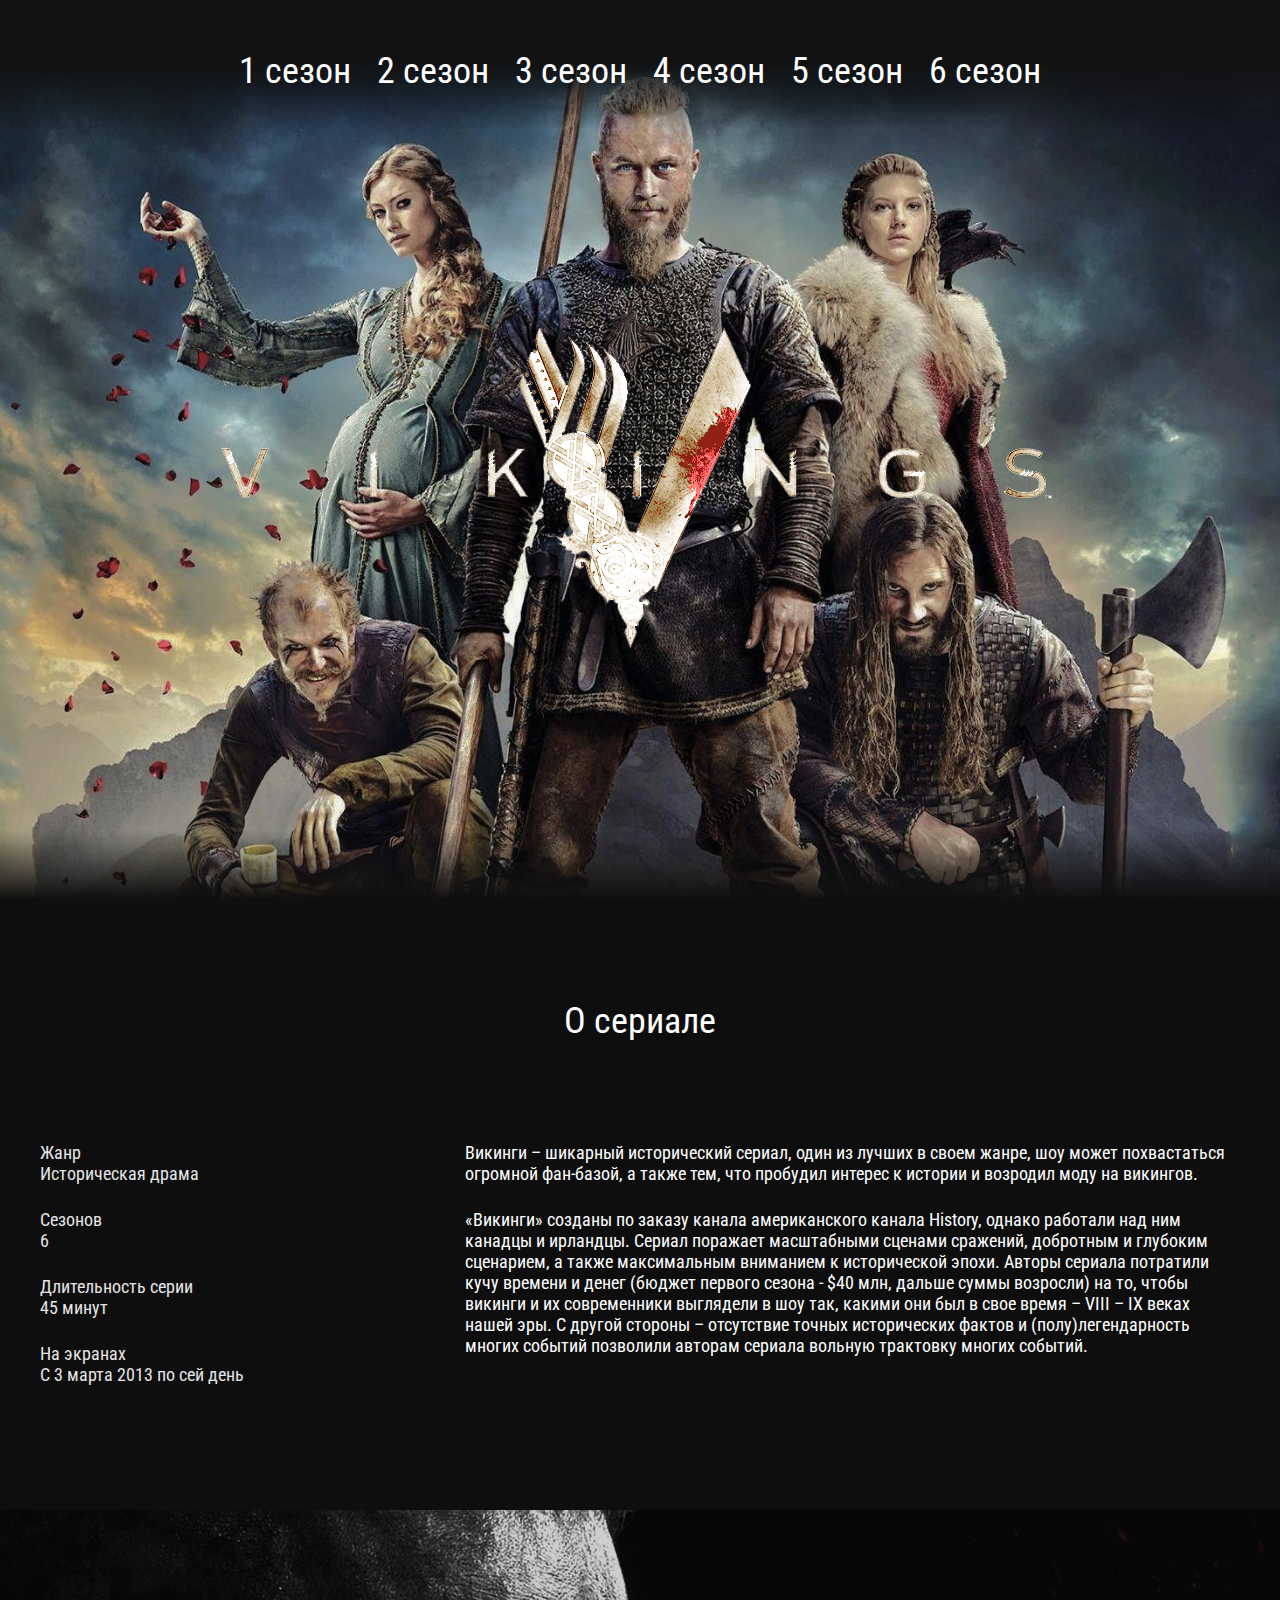
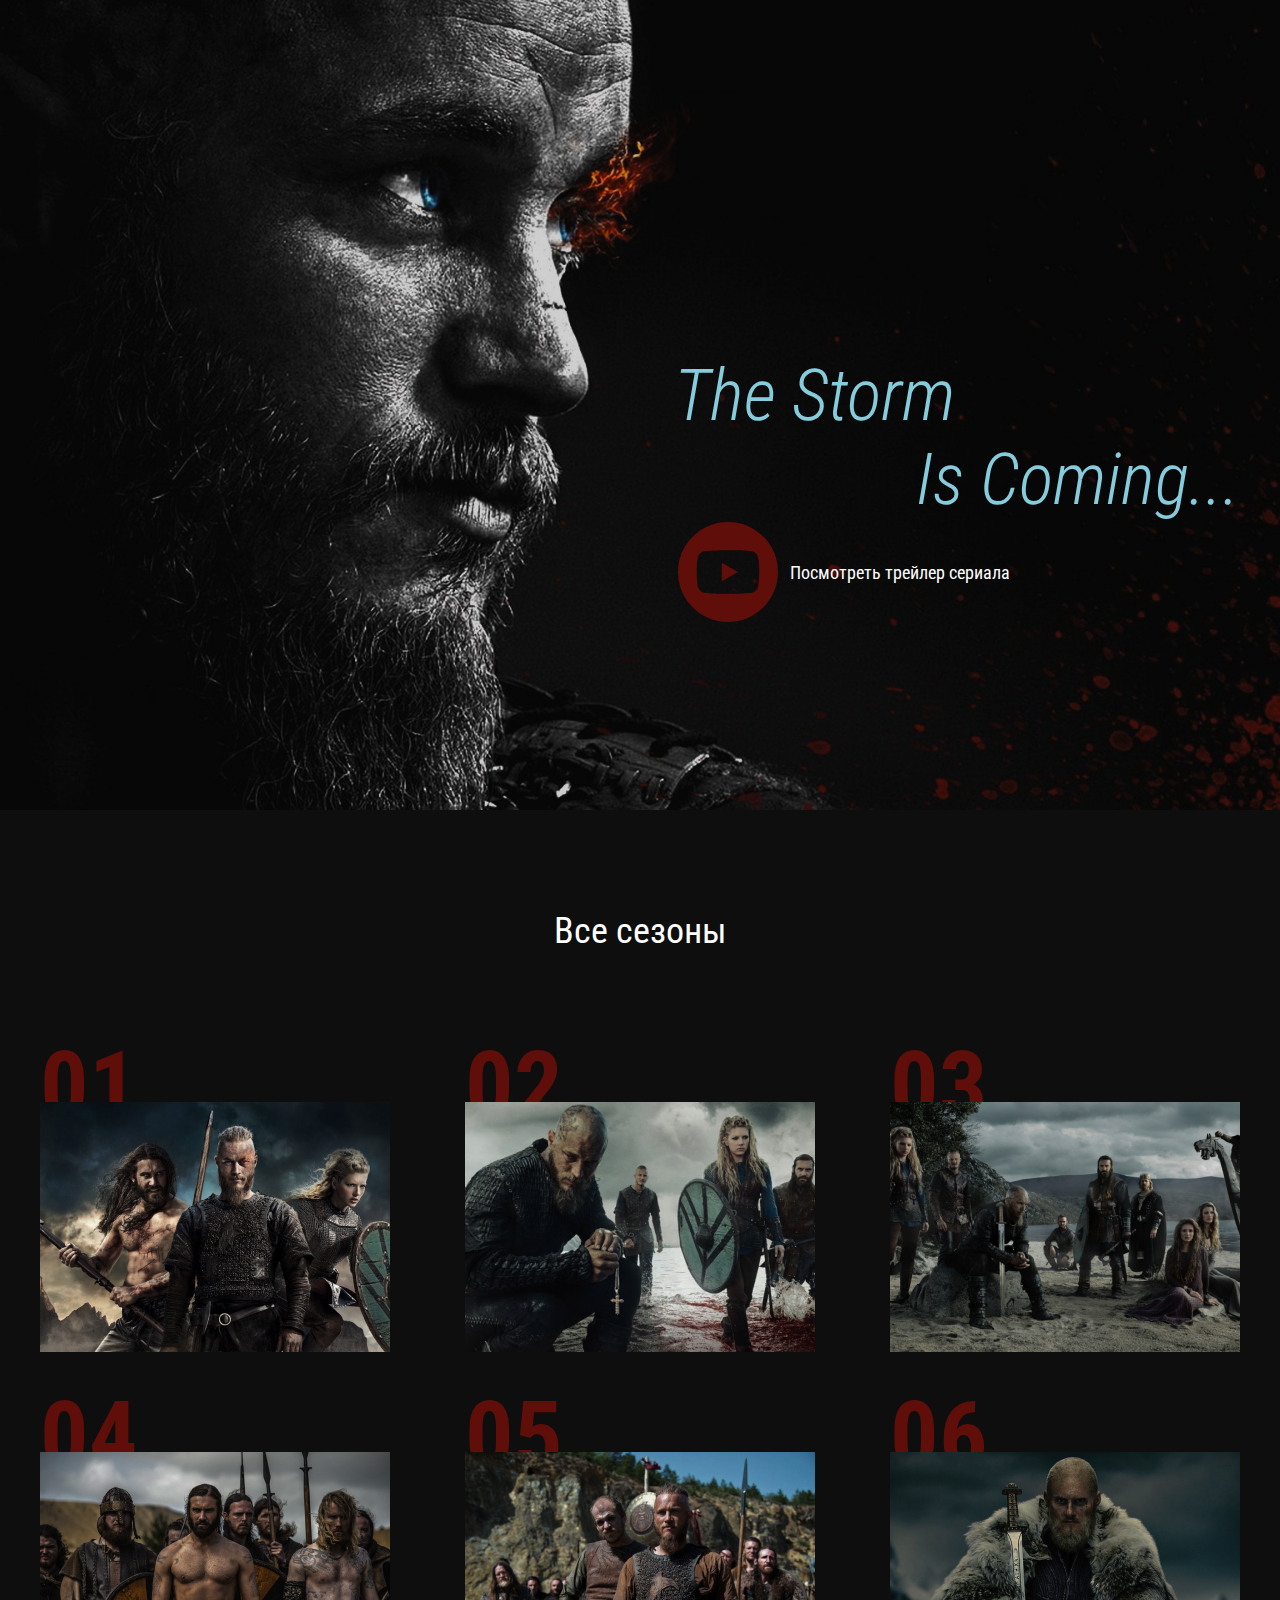
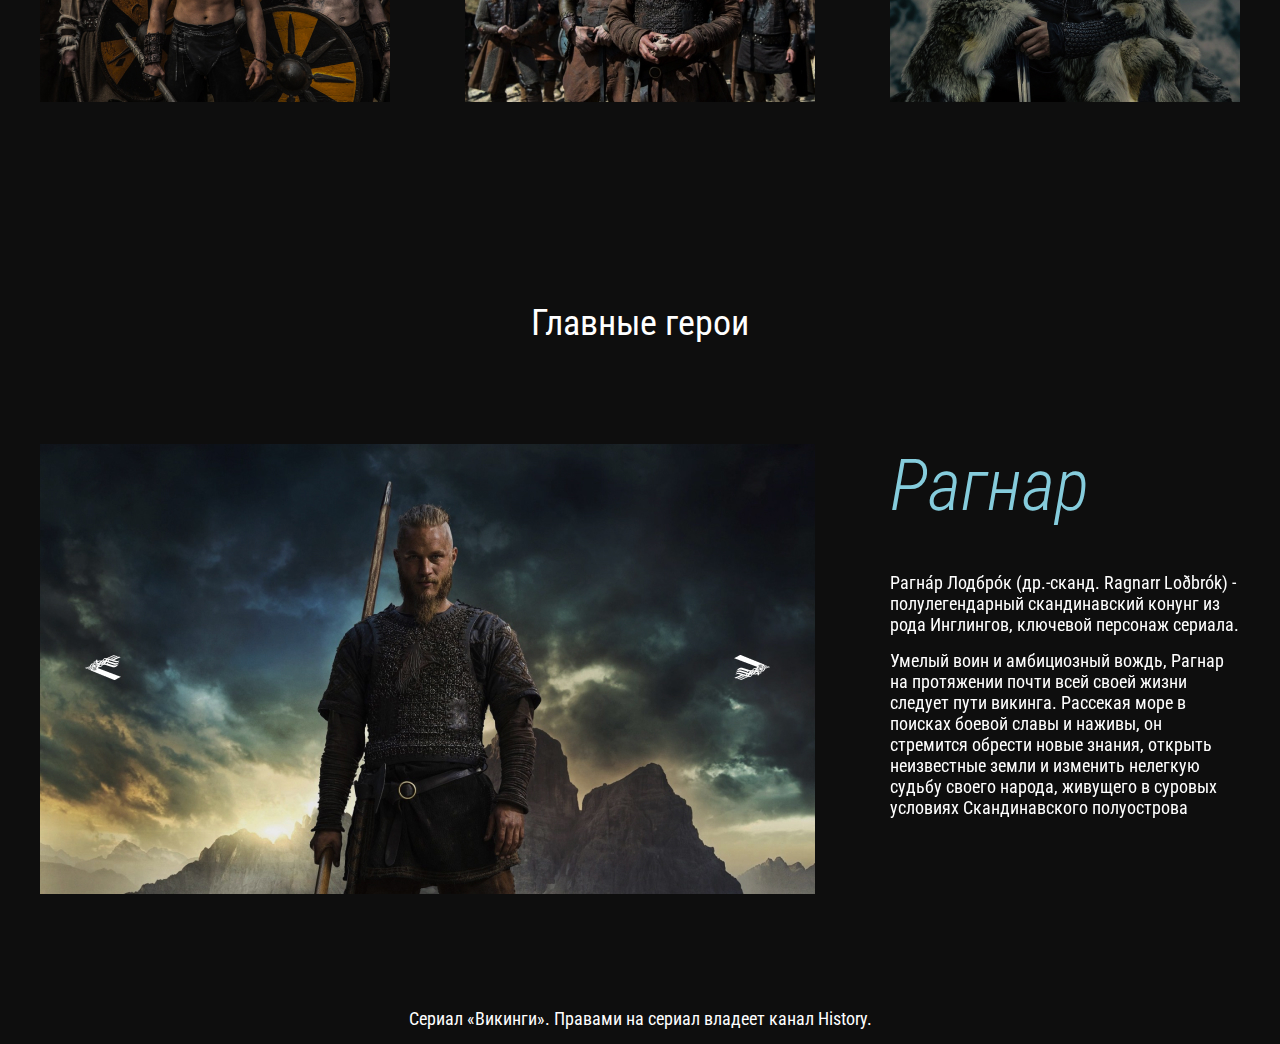
<file: index.html>
<!DOCTYPE html>
<html lang="ru">
<head>
  <meta charset="UTF-8">
  <meta name="viewport" content="width=device-width, initial-scale=1.0">
  <meta http-equiv="X-UA-Compatible" content="ie=edge">
  <title>Document</title>
  <link href="https://fonts.googleapis.com/css2?family=Roboto+Condensed:ital,wght@0,400;0,700;1,300&display=swap" rel="stylesheet">
  <link rel="stylesheet" href="css/reset.css">
  <link rel="stylesheet" href="css/slick.css">
  <link rel="stylesheet" href="css/jquery.fancybox.css">
  <link rel="stylesheet" href="css/style.css">
</head>
<body>
  
  <header class="header">
    <nav class="menu">
      <ul class="menu__list">
        <li class="menu__list-item">
          <a class="menu__list-link" href="season-1.html">1 сезон</a>
        </li>
        <li class="menu__list-item">
          <a class="menu__list-link" href="#">2 сезон</a>
        </li>
        <li class="menu__list-item">
          <a class="menu__list-link" href="#">3 сезон</a>
        </li>
        <li class="menu__list-item">
          <a class="menu__list-link" href="#">4 сезон</a>
        </li>
        <li class="menu__list-item">
          <a class="menu__list-link" href="#">5 сезон</a>
        </li>
        <li class="menu__list-item">
          <a class="menu__list-link" href="#">6 сезон</a>
        </li>
      </ul>
    </nav>
    <div class="logo">
      <img src="images/logo.png" alt="Логотип" class="logo__img">
    </div>
  </header>

<section class="about section-page">
  <div class="container">
    <h3 class="title">
    О сериале
  </h3>
  <div class="about__inner">
    <ul class="about__info">
      <li class="about__info-item">
        Жанр
        <span>Историческая драма</span>
      </li>
      <li class="about__info-item">
        Сезонов
        <span>6</span>
      </li>
      <li class="about__info-item">
        Длительность серии
        <span>45 минут</span> 
      </li>
      <li class="about__info-item">
        На экранах
        <span>С 3 марта 2013 по сей день</span>
      </li>
    </ul>
    <div class="about__text">
      <p>
        Викинги – шикарный исторический сериал, один из лучших в своем жанре, шоу может похвастаться огромной фан-базой, а также тем, что пробудил интерес к истории и возродил моду на викингов. 
      </p>
      <p>
        «Викинги» созданы по заказу канала американского канала History, однако работали над ним канадцы и ирландцы. Сериал поражает масштабными сценами сражений, добротным и глубоким сценарием, а также максимальным вниманием к исторической эпохи. Авторы сериала потратили кучу времени и денег (бюджет первого сезона - $40 млн, дальше суммы возросли) на то, чтобы викинги и их современники выглядели в шоу так, какими они был в свое время – VIII – IX веках нашей эры. С другой стороны – отсутствие точных исторических фактов и (полу)легендарность многих событий позволили авторам сериала вольную трактовку многих событий.
      </p>
    </div>
  </div>
  </div>
</section>

<section class="video">
  <div class="container">
    <h3 class="video__text">
      <span>The Storm </span>
      Is Coming...
    </h3>
    <a class="video__btn" data-fancybox href="https://youtu.be/GJRbUfzK3Xo">Посмотреть трейлер сериала</a>
  </div>
</section>

<section class="seasons section-page">
  <div class="container">
    <h3 class="title">
      Все сезоны
    </h3>
    <ol class="seasons__inner">
      <li class="seasons__item" style="background-image: url('images/seasons-image-1.jpg');">
        <a href="season-1.html" class="seasons__link">Смотреть</a>
      </li>
      <li class="seasons__item" style="background-image: url('images/seasons-image-2.jpg');">
        <a href="#" class="seasons__link">Смотреть</a>
      </li>
      <li class="seasons__item" style="background-image: url('images/seasons-image-3.jpg');">
        <a href="#" class="seasons__link">Смотреть</a>
      </li>
      <li class="seasons__item"style="background-image: url('images/seasons-image-4.jpg');">
        <a href="#" class="seasons__link" >Смотреть</a>
      </li>
      <li class="seasons__item" style="background-image: url('images/seasons-image-5.jpg');">
        <a href="#" class="seasons__link">Смотреть</a>
      </li>
      <li class="seasons__item"style="background-image: url('images/seasons-image-6.jpg');">
        <a href="#" class="seasons__link" >Смотреть</a>
      </li>
    </ol>
  </div>
</section>

<section class="heroes section-page">
  <div class="container">
    <h3 class="title">Главные герои</h3>
    <div class="heroes__inner">
      <div class="heroes__slider-img">
        <img src="images/hero-1.jpg" alt="#" class="heroes__images">
        <img src="images/hero-1.jpg" alt="#" class="heroes__images">
        <img src="images/hero-1.jpg" alt="#" class="heroes__images">
      </div>
      <div class="heroes__slider-text">
        <div class="heroes__text">
          <h4 class="heroes__name">Рагнар</h4>
          <p>
            Рагна́р Лодбро́к (др.-сканд. Ragnarr Loðbrók) - полулегендарный скандинавский конунг из рода Инглингов, ключевой персонаж сериала.
          </p>
          <p>
            Умелый воин и амбициозный вождь, Рагнар на протяжении почти всей своей жизни следует пути викинга. Рассекая море в поисках боевой славы и наживы, он стремится обрести новые знания, открыть неизвестные земли и изменить нелегкую судьбу своего народа, живущего в суровых условиях Скандинавского полуострова
          </p>
        </div>
        <div class="heroes__text">
          <h4 class="heroes__name">Рагнар2</h4>
          <p>
            Рагна́р Лодбро́к (др.-сканд. Ragnarr Loðbrók) - полулегендарный скандинавский конунг из рода Инглингов, ключевой персонаж сериала.
          </p>
          <p>
            Умелый воин и амбициозный вождь, Рагнар на протяжении почти всей своей жизни следует пути викинга. Рассекая море в поисках боевой славы и наживы, он стремится обрести новые знания, открыть неизвестные земли и изменить нелегкую судьбу своего народа, живущего в суровых условиях Скандинавского полуострова
          </p>
        </div>
        <div class="heroes__text">
          <h4 class="heroes__name">Рагнар3</h4>
          <p>
            Рагна́р Лодбро́к (др.-сканд. Ragnarr Loðbrók) - полулегендарный скандинавский конунг из рода Инглингов, ключевой персонаж сериала.
          </p>
          <p>
            Умелый воин и амбициозный вождь, Рагнар на протяжении почти всей своей жизни следует пути викинга. Рассекая море в поисках боевой славы и наживы, он стремится обрести новые знания, открыть неизвестные земли и изменить нелегкую судьбу своего народа, живущего в суровых условиях Скандинавского полуострова
          </p>
        </div>
      </div>
    </div>
  </div>
</section>

<footer class="footer">
  <div class="container">
    <p class="copy">
    Сериал «Викинги». Правами на сериал владеет канал History.
    </p>
  </div> 
</footer>


  <script src="https://ajax.googleapis.com/ajax/libs/jquery/3.4.1/jquery.min.js"></script>
  <script src="js/slick.min.js"></script>
  <script src="js/jquery.fancybox.min.js"></script>
  <script src="js/main.js"></script>
</body>
</html>
</file>
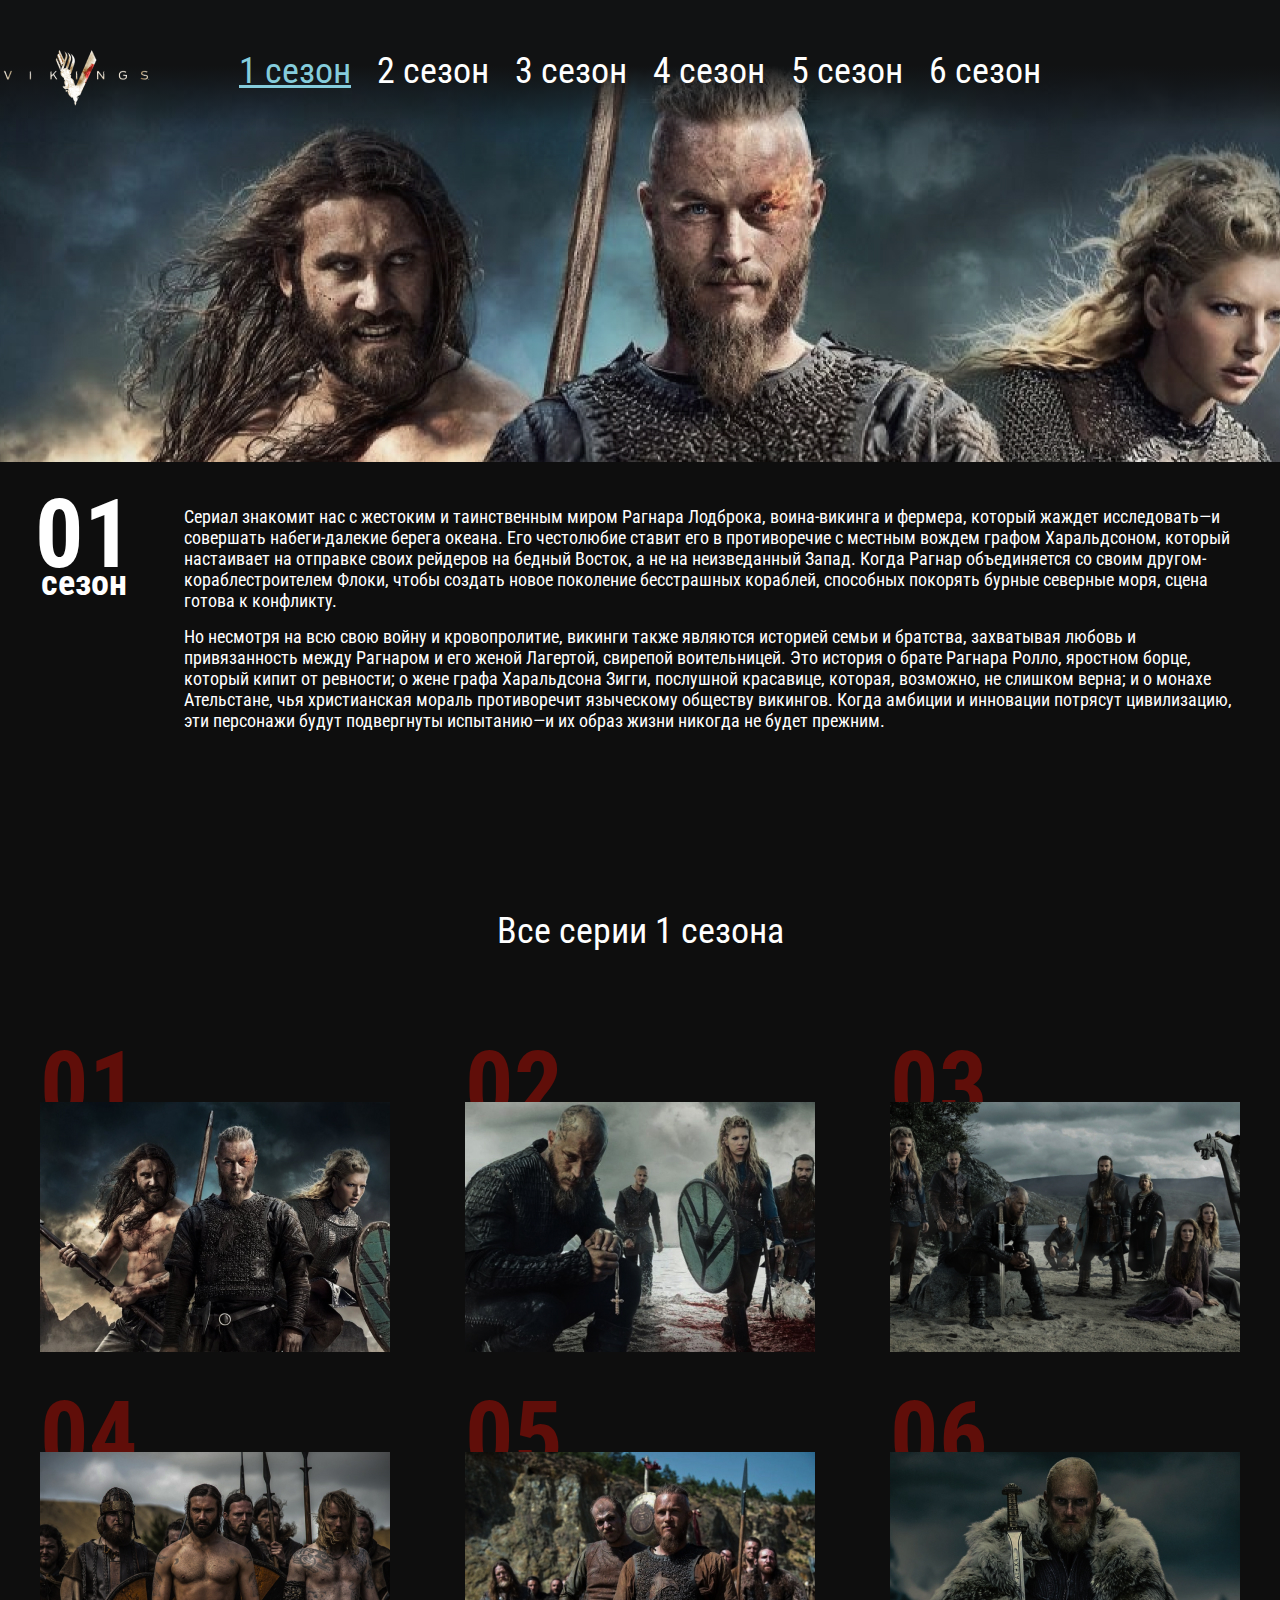
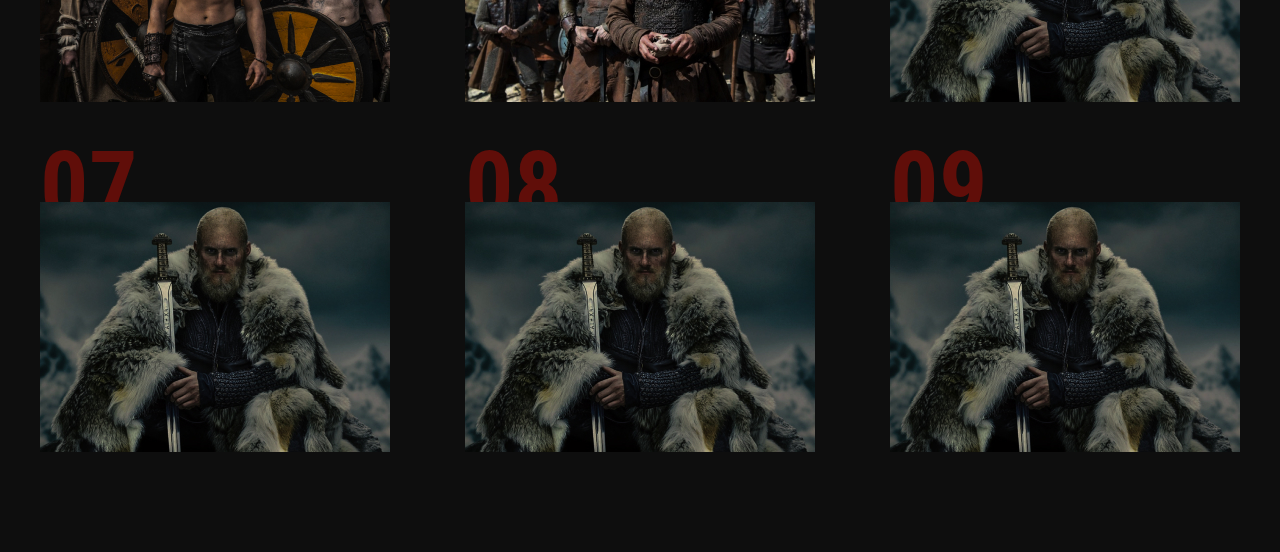
<file: season-1.html>
<!DOCTYPE html>
<html lang="ru">
<head>
  <meta charset="UTF-8">
  <meta name="viewport" content="width=device-width, initial-scale=1.0">
  <meta http-equiv="X-UA-Compatible" content="ie=edge">
  <title>Document</title>
  <link href="https://fonts.googleapis.com/css2?family=Roboto+Condensed:ital,wght@0,400;0,700;1,300&display=swap" rel="stylesheet">
  <link rel="stylesheet" href="css/reset.css">
  <link rel="stylesheet" href="css/jquery.fancybox.css">
  <link rel="stylesheet" href="css/style.css">
</head>
<body>

  <header class="page-header">
    <nav class="menu">
      <div class="menu__container">
        <a href="index.html" class="page-logo">
        <img src="images/page-logo.png" alt="">
      </a>
      <ul class="menu__list">
        <li class="menu__list-item">
          <a class="menu__list-link menu__list-link--active" href="#">1 сезон</a>
        </li>
        <li class="menu__list-item">
          <a class="menu__list-link" href="#">2 сезон</a>
        </li>
        <li class="menu__list-item">
          <a class="menu__list-link" href="#">3 сезон</a>
        </li>
        <li class="menu__list-item">
          <a class="menu__list-link" href="#">4 сезон</a>
        </li>
        <li class="menu__list-item">
          <a class="menu__list-link" href="#">5 сезон</a>
        </li>
        <li class="menu__list-item">
          <a class="menu__list-link" href="#">6 сезон</a>
        </li>
      </ul>
      </div>
      
    </nav>
    <div class="season-info">
      <div class="season-info__num">
        01
        <span>сезон</span>
      </div>
      <div class="season-info__text">
        <p>
          Сериал знакомит нас с жестоким и таинственным миром Рагнара Лодброка, воина-викинга и фермера, который жаждет исследовать—и совершать набеги-далекие берега океана. Его честолюбие ставит его в противоречие с местным вождем графом Харальдсоном, который настаивает на отправке своих рейдеров на бедный Восток, а не на неизведанный Запад. Когда Рагнар объединяется со своим другом-кораблестроителем Флоки, чтобы создать новое поколение бесстрашных кораблей, способных покорять бурные северные моря, сцена готова к конфликту.
        </p>
        <p>
          Но несмотря на всю свою войну и кровопролитие, викинги также являются историей семьи и братства, захватывая любовь и привязанность между Рагнаром и его женой Лагертой, свирепой воительницей. Это история о брате Рагнара Ролло, яростном борце, который кипит от ревности; о жене графа Харальдсона Зигги, послушной красавице, которая, возможно, не слишком верна; и о монахе Ательстане, чья христианская мораль противоречит языческому обществу викингов. Когда амбиции и инновации потрясут цивилизацию, эти персонажи будут подвергнуты испытанию—и их образ жизни никогда не будет прежним.
        </p>
      </div>
    </div>
  </header>

  <section class="seasons section-page">
    <div class="container">
      <h3 class="title">
        Все серии 1 сезона
      </h3>
      <ol class="seasons__inner">
        <li class="seasons__item" style="background-image: url('images/seasons-image-1.jpg');">
          <a data-fancybox="gallery" href="https://youtu.be/GJRbUfzK3Xo?autoplay=0" class="seasons__link">Смотреть</a>
        </li>
        <li class="seasons__item" style="background-image: url('images/seasons-image-2.jpg');">
          <a data-fancybox="gallery" href="https://youtu.be/GJRbUfzK3Xo?autoplay=0" class="seasons__link">Смотреть</a>
        </li>
        <li class="seasons__item" style="background-image: url('images/seasons-image-3.jpg');">
          <a data-fancybox="gallery" href="https://youtu.be/GJRbUfzK3Xo?autoplay=0" class="seasons__link">Смотреть</a>
        </li>
        <li class="seasons__item"style="background-image: url('images/seasons-image-4.jpg');">
          <a data-fancybox="gallery" href="https://youtu.be/GJRbUfzK3Xo?autoplay=0" class="seasons__link" >Смотреть</a>
        </li>
        <li class="seasons__item" style="background-image: url('images/seasons-image-5.jpg');">
          <a data-fancybox="gallery" href="https://youtu.be/GJRbUfzK3Xo?autoplay=0" class="seasons__link">Смотреть</a>
        </li>
        <li class="seasons__item"style="background-image: url('images/seasons-image-6.jpg');">
          <a data-fancybox="gallery" href="https://youtu.be/GJRbUfzK3Xo?autoplay=0" class="seasons__link" >Смотреть</a>
        </li>
        <li class="seasons__item"style="background-image: url('images/seasons-image-6.jpg');">
          <a data-fancybox="gallery" href="https://youtu.be/GJRbUfzK3Xo?autoplay=0" class="seasons__link" >Смотреть</a>
        </li>
        <li class="seasons__item"style="background-image: url('images/seasons-image-6.jpg');">
          <a data-fancybox="gallery" href="https://youtu.be/GJRbUfzK3Xo?autoplay=0" class="seasons__link" >Смотреть</a>
        </li>
        <li class="seasons__item"style="background-image: url('images/seasons-image-6.jpg');">
          <a data-fancybox="gallery" href="https://youtu.be/GJRbUfzK3Xo?autoplay=0" class="seasons__link" >Смотреть</a>
        </li>
      </ol>
    </div>
  </section>



<script src="https://ajax.googleapis.com/ajax/libs/jquery/3.4.1/jquery.min.js"></script>
<script src="js/jquery.fancybox.min.js"></script>
<script src="js/main.js"></script>
</body>
</html>
</file>
<file: css/style.css>
*{
    box-sizing: border-box;
}

body{
    background-color: #0e0e0e;
    color: #fff;
    font-family: 'Roboto Condensed', sans-serif;
    font-weight: 400;
    font-size: 18px;
    line-height: 21px;
}

a{
    color: inherit;
    text-decoration: none;
}

ul{
    list-style: none;
}

.container{
    max-width: 1220px;
    padding: 0 10px;
    margin: 0 auto;
}

.section-page{
    padding: 100px 0;
}

.title{
    text-align: center;
    margin-bottom: 100px;
    font-size: 36px;
    line-height: 42px;
    font-weight: 400;
}

.header{
    background-image: url(../images/header-bg.jpg);
    height: 100vh;
    background-repeat: no-repeat;
    background-size: cover;
    background-position: center 50px;
    text-align: center;
}

.header::after{
    content: '';
    position: absolute;
    height: 70px;
    bottom: 0;
    left: 0;
    width: 100%;
    background: linear-gradient(180deg, #0E0E0E 0%, rgba(17, 17, 17, 0.850295) 16.53%, rgba(32, 31, 33, 0) 100%);
    transform: rotate(180deg);
}

.menu{
    position: relative;
    padding: 50px 0 58px;
    background: linear-gradient(180deg, #111213 0%, #111213 43.62%, rgba(32, 31, 33, 0) 86.33%);
}

.menu__list{
    display: flex;
    justify-content: center;
    
}

.menu__list-item{
    padding: 0 13px;
}

.menu__list-link{
    font-size: 36px;
    line-height: 42px;
}

.menu__list-link:hover, .menu__list-link--active{
    color: #85ccdc;
    text-decoration: underline;
}

.logo{
    padding-top: 178px;
}

.about__inner{
    display: flex;
}

.about__info{
    width: 375px;
    margin-right: 50px;
    flex: none;
}

.about__info-item{
    margin-bottom: 25px;
    color: #e5e5e5;
}

.about__info-item span{
    display: block;
}

.about__text p{
    margin-bottom: 25px;
}

.video{
    background-image: url(../images/video-bg.jpg);
    height: 100vh;
    background-size: cover;
    background-position: center center;
    background-repeat: no-repeat;
    text-align: right;
}

.video__text{
    font-style: italic;
    font-weight: 300;
    font-size: 72px;
    line-height: 84px;
    color: #85CCDC;
    padding-top: 444px;
    margin-bottom: 40px;
}

.video__text span{
    display: block;
    padding-right: 285px;
}

.video__btn{
    padding-left: 112px;
    position: relative;
    margin-right: 230px;
}

.video__btn::before{
    content: '';
    position: absolute;
    width: 100px;
    height: 100px;
    top: -40px;
    left: 0;
    background-image: url(../images/youtube__btn.svg);
}

.seasons__inner{
    display: grid;
    grid-template-columns: 1fr 1fr 1fr;
    grid-gap: 100px 75px;
    counter-reset: number;
    padding-top: 50px;
}

.seasons__item{
    width: 350px;
    height: 250px;
    background-repeat: no-repeat;
    background-position: center center;
    background-size: cover;
    list-style: none;
    position: relative;
    display: flex;
    justify-content: center;
    align-items: center;
}

.seasons__item:hover .seasons__link{
    opacity: 1;
}

.seasons__item::before{
    content: '0' counter(number);
    counter-increment: number;
    position: absolute;
    font-weight: bold;
    font-size: 96px;
    line-height: 112px;
    color: #600e09;
    left: 0;
    top: -72px;
    z-index: -1;
}

.seasons__item:hover::after{
    content: '';
    position: absolute;
    top: 0;
    left: 0;
    right: 0;
    bottom: 0;
    background: rgba(14, 14, 14, 0.8);
}

.seasons__link{
    font-size: 36px;
    line-height: 42px;
    padding: 12px 78px 11px;
    background-color: #0e0e0e;
    opacity: 0;
    transition: all .3s;
    z-index: 2;
}

.heroes__inner{
    display: flex;
    justify-content: space-between;
}

.heroes__slider-img{
    max-width: 775px;
}

.heroes__slider-text{
    max-width: 350px;
}

.slick-btn{
    position: absolute;
    top: 50%;
    transform: translateY(-50%);
    border: none;
    background-color: transparent;
    z-index: 5;
    cursor: pointer;
}

.slick-prev{
    left: 38px;
}

.slick-next{
    right: 38px;
}

.heroes__name{
    font-style: italic;
    font-weight: 300;
    font-size: 72px;
    line-height: 84px;
    color: #85ccdc;
    margin-bottom: 44px;
}

.heroes__text p{
    margin-bottom: 15px;
}

.copy{
    padding: 14px 0 15px;
    text-align: center;
}

/* start season-1 */

.page-header{
    background-image: url(../images/season-1bg.jpg);
    background-repeat: no-repeat;
    background-position: center center;
    block-size: cover;
    height: 90vh;
    position: relative;
}

.menu__container{
    max-width: 1385px;
    margin: 0 auto;
    position: relative;
}

.page-logo{
    position: absolute;

}

.season-info{
    position: absolute;
    max-width: 1385px;
    display: flex;
    padding: 44px 47px 64px 35px;
    background-color: #0e0e0e;
    bottom: 0;
    left: 0;
    right: 0;
    margin: 0 auto;
}

.season-info__num{
    font-weight: bold;
    font-size: 96px;
    line-height: 56px;
    text-align: center;
    margin-right: 51px;
}

.season-info__num span{
    display: block;
    font-size: 36px;
    line-height: 42px;
}

.season-info__text p{
    margin-bottom: 15px;

}

/* end season-1 */
</file>
